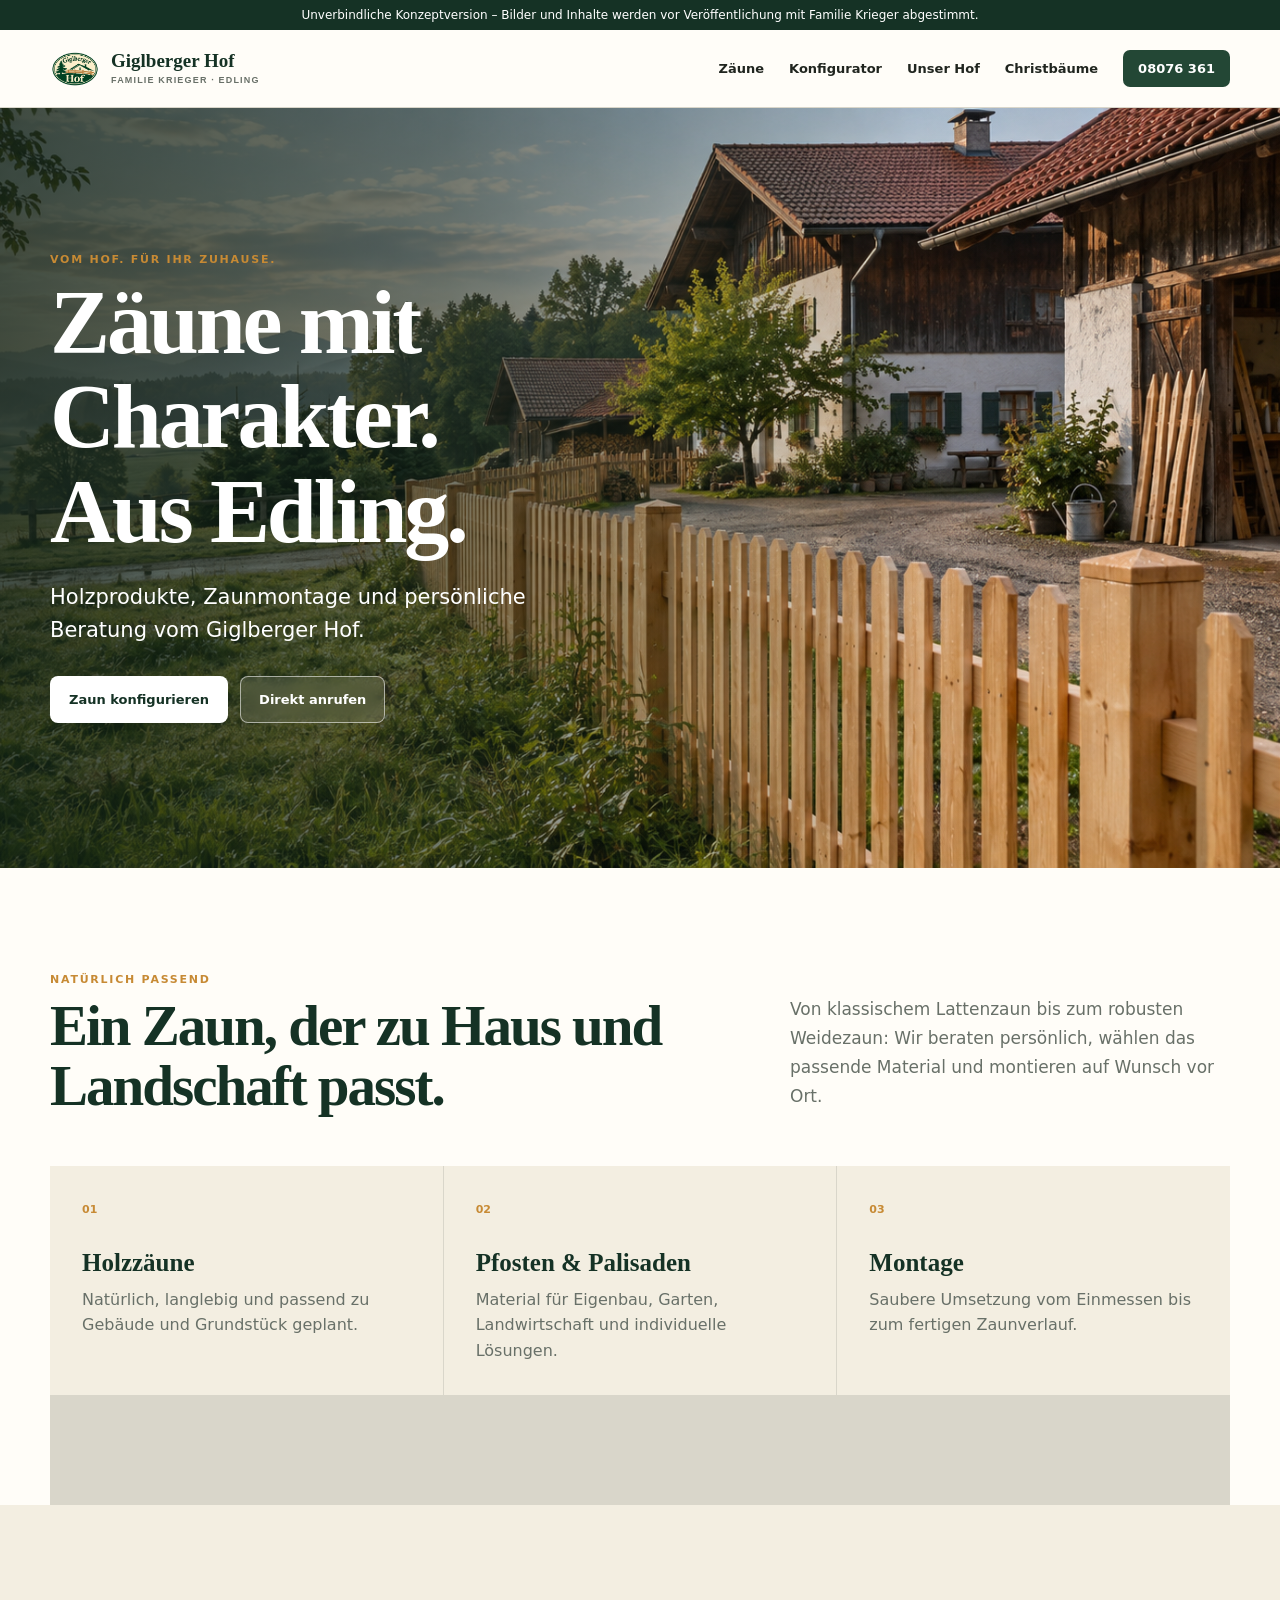
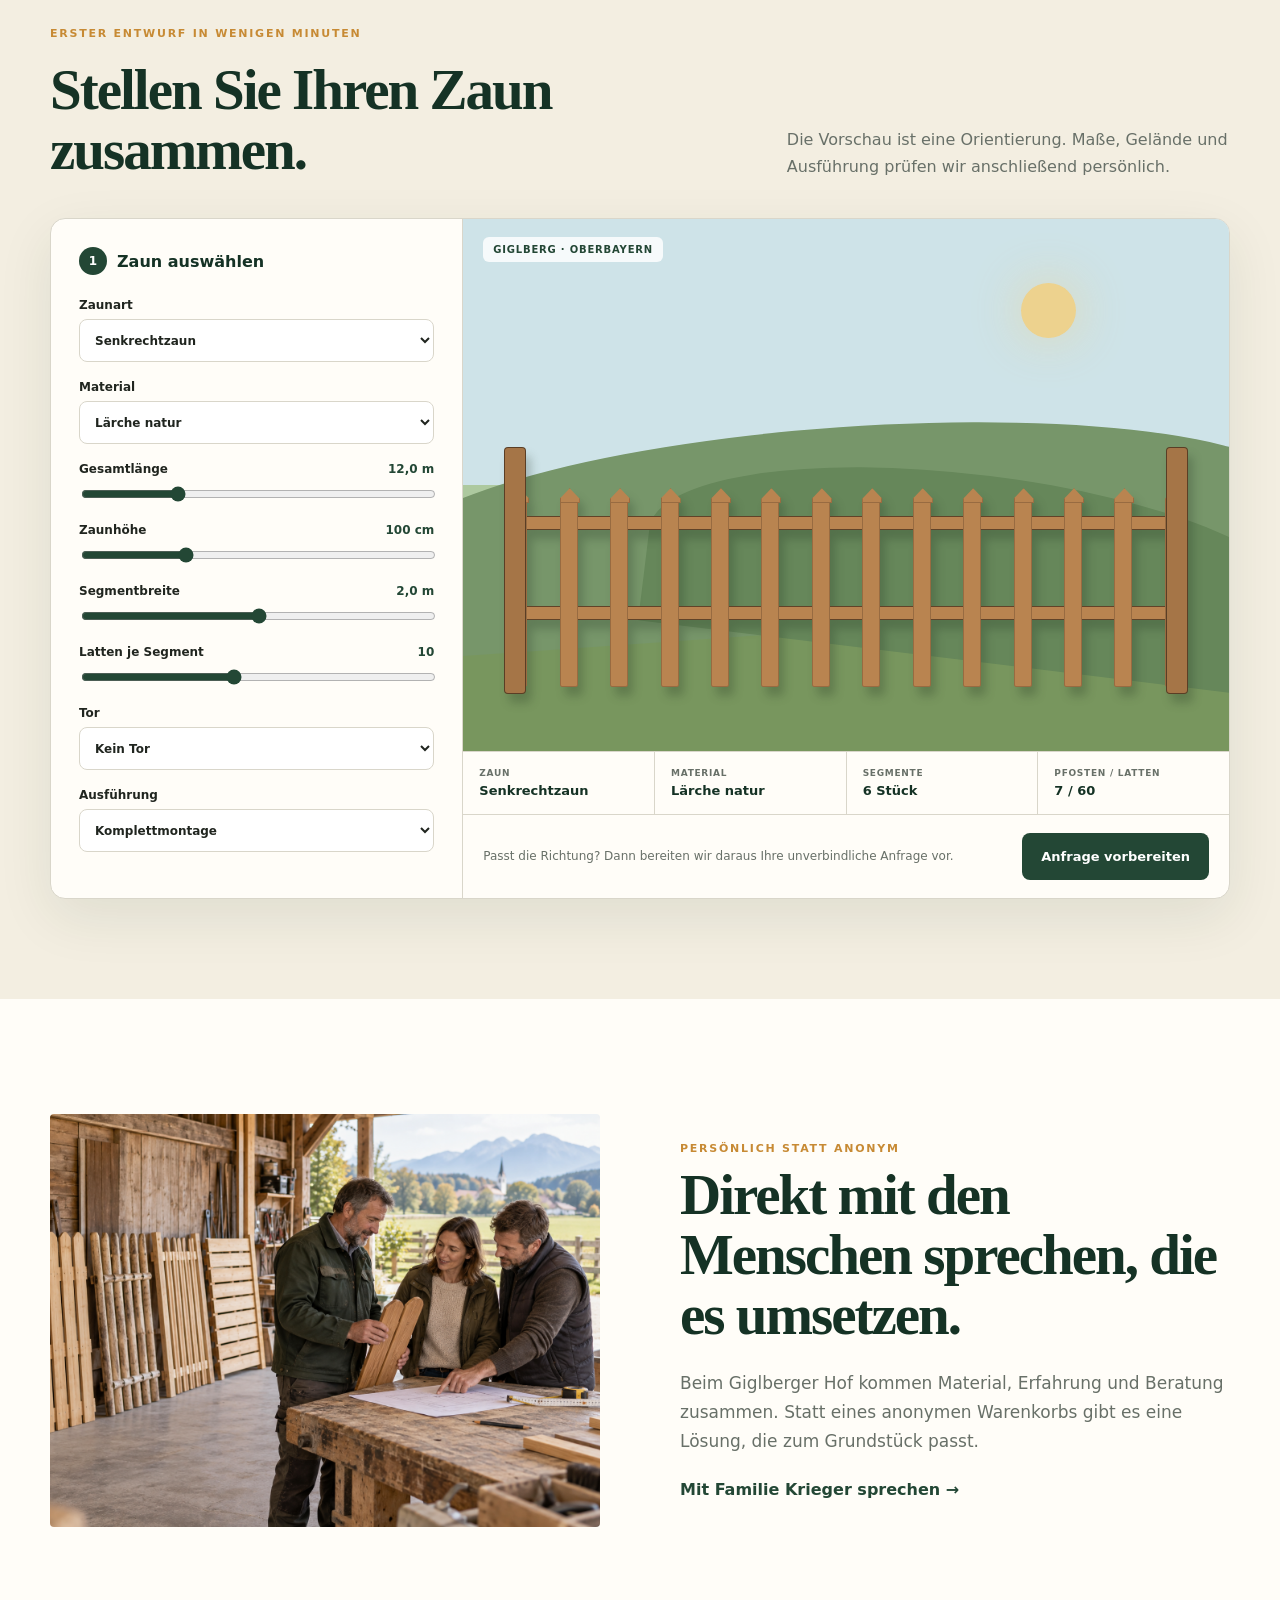
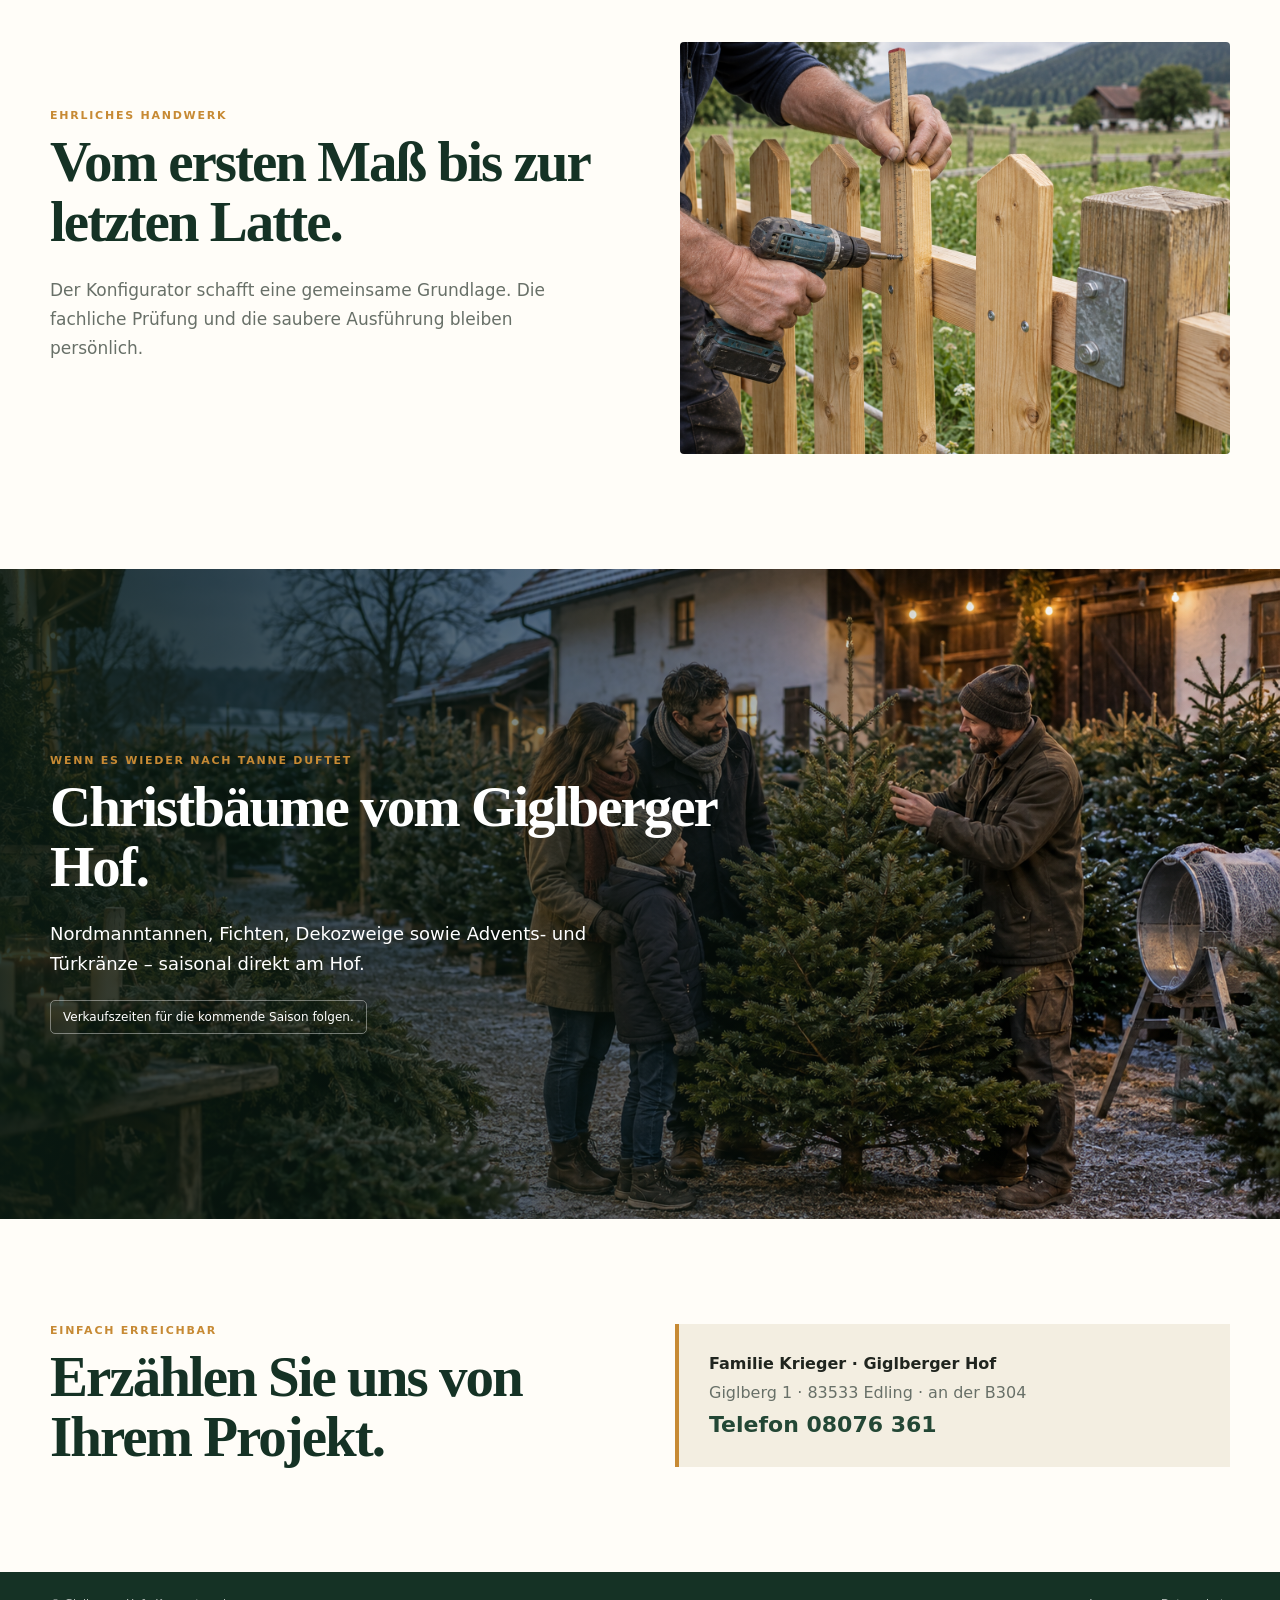
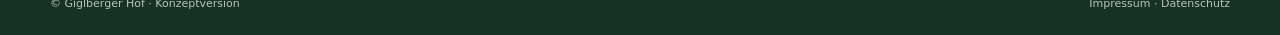
<file: index.html>
<!doctype html>
<html lang="de">
<head>
  <meta charset="utf-8">
  <meta name="viewport" content="width=device-width, initial-scale=1">
  <meta name="description" content="Konzeptwebsite für den Giglberger Hof in Edling: Holzzäune, Zaunmontage und Christbäume.">
  <title>Giglberger Hof – Zäune & Christbäume aus Edling</title>
  <link rel="stylesheet" href="styles.css">
  <script src="app.js" defer></script>
</head>
<body>
  <div class="demo-bar">Unverbindliche Konzeptversion – Bilder und Inhalte werden vor Veröffentlichung mit Familie Krieger abgestimmt.</div>
  <header class="site-header">
    <a class="brand" href="#start" aria-label="Giglberger Hof – Startseite">
      <img src="assets/concept/logo-richtung-v1.png" alt="">
      <span>Giglberger Hof<small>Familie Krieger · Edling</small></span>
    </a>
    <button class="menu-button" type="button" aria-expanded="false" aria-controls="main-nav">Menü</button>
    <nav id="main-nav" class="main-nav" aria-label="Hauptnavigation">
      <a href="#zaeune">Zäune</a>
      <a href="#konfigurator">Konfigurator</a>
      <a href="#hof">Unser Hof</a>
      <a href="#christbaeume">Christbäume</a>
      <a class="nav-phone" href="tel:+498076361">08076 361</a>
    </nav>
  </header>

  <main>
    <section id="start" class="hero">
      <img src="assets/concept/hero-hof-und-zaun-v1.png" alt="Konzeptansicht eines oberbayerischen Hofs mit neuem Holzzaun">
      <div class="hero-shade"></div>
      <div class="hero-content">
        <p class="eyebrow">Vom Hof. Für Ihr Zuhause.</p>
        <h1>Zäune mit Charakter.<br>Aus Edling.</h1>
        <p>Holzprodukte, Zaunmontage und persönliche Beratung vom Giglberger Hof.</p>
        <div class="hero-actions">
          <a class="button primary" href="#konfigurator">Zaun konfigurieren</a>
          <a class="button secondary" href="tel:+498076361">Direkt anrufen</a>
        </div>
      </div>
    </section>

    <section id="zaeune" class="section intro-section">
      <div>
        <p class="eyebrow">Natürlich passend</p>
        <h2>Ein Zaun, der zu Haus und Landschaft passt.</h2>
      </div>
      <p>Von klassischem Lattenzaun bis zum robusten Weidezaun: Wir beraten persönlich, wählen das passende Material und montieren auf Wunsch vor Ort.</p>
    </section>

    <section class="service-grid section" aria-label="Leistungsübersicht">
      <article><span>01</span><h3>Holzzäune</h3><p>Natürlich, langlebig und passend zu Gebäude und Grundstück geplant.</p></article>
      <article><span>02</span><h3>Pfosten & Palisaden</h3><p>Material für Eigenbau, Garten, Landwirtschaft und individuelle Lösungen.</p></article>
      <article><span>03</span><h3>Montage</h3><p>Saubere Umsetzung vom Einmessen bis zum fertigen Zaunverlauf.</p></article>
    </section>

    <section id="konfigurator" class="config-section">
      <div class="config-heading section">
        <p class="eyebrow">Erster Entwurf in wenigen Minuten</p>
        <h2>Stellen Sie Ihren Zaun zusammen.</h2>
        <p>Die Vorschau ist eine Orientierung. Maße, Gelände und Ausführung prüfen wir anschließend persönlich.</p>
      </div>

      <div class="config-shell section">
        <form class="config-controls" id="fence-form">
          <div class="step-title"><b>1</b><span>Zaun auswählen</span></div>

          <label>Zaunart
            <select id="fence-type">
              <option value="senkrecht">Senkrechtzaun</option>
              <option value="stakete">Staketenzaun</option>
              <option value="jager">Jägerzaun</option>
              <option value="ranch">Ranch- / Weidezaun</option>
            </select>
          </label>

          <label>Material
            <select id="fence-material">
              <option value="laerche">Lärche natur</option>
              <option value="fichte">Fichte, imprägniert</option>
              <option value="robinie">Robinie naturgewachsen</option>
              <option value="metall">Metall, Anthrazit</option>
            </select>
          </label>

          <label class="range-label"><span>Gesamtlänge <output id="length-output">12,0 m</output></span>
            <input id="fence-length" type="range" min="2" max="40" step="0.5" value="12">
          </label>

          <label class="range-label"><span>Zaunhöhe <output id="height-output">100 cm</output></span>
            <input id="fence-height" type="range" min="60" max="200" step="10" value="100">
          </label>

          <label class="range-label"><span>Segmentbreite <output id="spacing-output">2,0 m</output></span>
            <input id="fence-spacing" type="range" min="1" max="3" step="0.1" value="2">
          </label>

          <label class="range-label" id="slats-control"><span>Latten je Segment <output id="slats-output">10</output></span>
            <input id="fence-slats" type="range" min="4" max="18" step="1" value="10">
          </label>

          <label>Tor
            <select id="fence-gate">
              <option value="Kein Tor">Kein Tor</option>
              <option value="Gartentor, ca. 1 m">Gartentor, ca. 1 m</option>
              <option value="Doppeltor, ca. 3 m">Doppeltor, ca. 3 m</option>
            </select>
          </label>

          <label>Ausführung
            <select id="fence-service">
              <option value="Komplettmontage">Komplettmontage</option>
              <option value="Materiallieferung">Materiallieferung</option>
              <option value="Material zur Abholung">Material zur Abholung</option>
            </select>
          </label>
        </form>

        <div class="config-preview">
          <div class="landscape">
            <span class="location-chip">Giglberg · Oberbayern</span>
            <div class="sun"></div>
            <div class="hill hill-one"></div>
            <div class="hill hill-two"></div>
            <div class="fence" id="fence-preview" aria-label="Visuelle Vorschau des ausgewählten Zauns">
              <span class="rail rail-one"></span>
              <span class="rail rail-two"></span>
              <span class="post post-left"></span>
              <span class="post post-right"></span>
            </div>
          </div>
          <dl class="config-summary" aria-live="polite">
            <div><dt>Zaun</dt><dd id="summary-type">Senkrechtzaun</dd></div>
            <div><dt>Material</dt><dd id="summary-material">Lärche natur</dd></div>
            <div><dt>Segmente</dt><dd id="summary-segments">6 Stück</dd></div>
            <div><dt>Pfosten / Latten</dt><dd id="summary-parts">7 / 60</dd></div>
          </dl>
          <div class="config-action">
            <p>Passt die Richtung? Dann bereiten wir daraus Ihre unverbindliche Anfrage vor.</p>
            <button class="button primary" id="prepare-request" type="button">Anfrage vorbereiten</button>
          </div>
        </div>
      </div>

      <div class="request-result section" id="request-result" hidden>
        <div>
          <p class="eyebrow">Ihre Zusammenstellung</p>
          <h3>Bereit für das persönliche Gespräch.</h3>
          <pre id="request-text"></pre>
        </div>
        <div class="result-actions">
          <button class="button primary" id="copy-request" type="button">Angaben kopieren</button>
          <a class="button outline" href="tel:+498076361">08076 361 anrufen</a>
          <small>Demo: Es werden noch keine Daten übertragen.</small>
        </div>
      </div>
    </section>

    <section id="hof" class="split-section section">
      <img src="assets/concept/beratung-am-hof-v1.png" alt="Konzeptfoto einer persönlichen Zaunberatung in einer Hofwerkstatt">
      <div>
        <p class="eyebrow">Persönlich statt anonym</p>
        <h2>Direkt mit den Menschen sprechen, die es umsetzen.</h2>
        <p>Beim Giglberger Hof kommen Material, Erfahrung und Beratung zusammen. Statt eines anonymen Warenkorbs gibt es eine Lösung, die zum Grundstück passt.</p>
        <a class="text-link" href="tel:+498076361">Mit Familie Krieger sprechen →</a>
      </div>
    </section>

    <section class="craft-section section">
      <div>
        <p class="eyebrow">Ehrliches Handwerk</p>
        <h2>Vom ersten Maß bis zur letzten Latte.</h2>
        <p>Der Konfigurator schafft eine gemeinsame Grundlage. Die fachliche Prüfung und die saubere Ausführung bleiben persönlich.</p>
      </div>
      <img src="assets/concept/zaunmontage-detail-v1.png" alt="Konzeptfoto: Eine Zaunlatte wird beim Montieren ausgerichtet">
    </section>

    <section id="christbaeume" class="christmas-section">
      <img src="assets/concept/christbaumverkauf-v1.png" alt="Konzeptfoto eines Christbaumverkaufs im Hof">
      <div class="christmas-overlay"></div>
      <div class="christmas-content">
        <p class="eyebrow">Wenn es wieder nach Tanne duftet</p>
        <h2>Christbäume vom Giglberger Hof.</h2>
        <p>Nordmanntannen, Fichten, Dekozweige sowie Advents- und Türkränze – saisonal direkt am Hof.</p>
        <span>Verkaufszeiten für die kommende Saison folgen.</span>
      </div>
    </section>

    <section id="kontakt" class="contact-section section">
      <div>
        <p class="eyebrow">Einfach erreichbar</p>
        <h2>Erzählen Sie uns von Ihrem Projekt.</h2>
      </div>
      <address>
        <strong>Familie Krieger · Giglberger Hof</strong>
        <span>Giglberg 1 · 83533 Edling · an der B304</span>
        <a href="tel:+498076361">Telefon 08076 361</a>
      </address>
    </section>
  </main>

  <footer>
    <span>© Giglberger Hof · Konzeptversion</span>
    <span>Impressum · Datenschutz</span>
  </footer>
</body>
</html>
</file>
<file: styles.css>
:root {
  --forest: #234735;
  --forest-dark: #153225;
  --cream: #f3eee1;
  --paper: #fffdf8;
  --ink: #20251f;
  --muted: #687068;
  --line: #d9d6ca;
  --gold: #c78a34;
  --wood: #b98450;
  color-scheme: light;
  font-family: Inter, ui-sans-serif, system-ui, -apple-system, BlinkMacSystemFont, "Segoe UI", sans-serif;
}

* { box-sizing: border-box; }
html { scroll-behavior: smooth; }
body { margin: 0; background: var(--paper); color: var(--ink); }
img { max-width: 100%; display: block; }
a { color: inherit; }
button, select, input { font: inherit; }

.demo-bar { padding: 8px 20px; background: var(--forest-dark); color: #fff; text-align: center; font-size: 12px; }
.site-header { position: sticky; top: 0; z-index: 20; min-height: 78px; padding: 10px max(22px, calc((100vw - 1180px) / 2)); display: flex; align-items: center; justify-content: space-between; gap: 28px; border-bottom: 1px solid var(--line); background: rgba(255,253,248,.94); backdrop-filter: blur(14px); }
.brand { display: flex; align-items: center; gap: 11px; color: var(--forest-dark); text-decoration: none; font-family: Georgia, serif; font-weight: 700; font-size: 19px; line-height: 1.05; }
.brand img { width: 50px; height: 48px; object-fit: contain; }
.brand small { display: block; margin-top: 5px; color: var(--muted); font-family: Inter, sans-serif; font-size: 9px; letter-spacing: .13em; text-transform: uppercase; }
.main-nav { display: flex; align-items: center; gap: 25px; font-size: 13px; font-weight: 700; }
.main-nav a { text-decoration: none; }
.main-nav a:hover { color: var(--forest); }
.nav-phone { padding: 11px 15px; border-radius: 7px; background: var(--forest); color: #fff !important; }
.menu-button { display: none; border: 1px solid var(--line); border-radius: 7px; background: var(--paper); padding: 9px 12px; color: var(--forest-dark); font-weight: 750; }

.section { width: min(1180px, calc(100% - 44px)); margin-inline: auto; }
.eyebrow { margin: 0 0 10px; color: var(--gold); font-size: 11px; font-weight: 850; letter-spacing: .16em; text-transform: uppercase; }
h1, h2 { font-family: Georgia, "Times New Roman", serif; letter-spacing: -.035em; line-height: 1.05; }
h2 { margin: 0; color: var(--forest-dark); font-size: clamp(34px, 5vw, 57px); }

.hero { position: relative; min-height: min(760px, calc(100svh - 110px)); display: grid; align-items: center; overflow: hidden; }
.hero > img, .hero-shade { position: absolute; inset: 0; width: 100%; height: 100%; }
.hero > img { object-fit: cover; object-position: center; }
.hero-shade { background: linear-gradient(90deg, rgba(12,30,21,.78) 0%, rgba(12,30,21,.53) 35%, rgba(12,30,21,.04) 72%); }
.hero-content { position: relative; width: min(1180px, calc(100% - 44px)); margin: auto; padding: 80px 0; color: white; }
.hero-content h1 { max-width: 720px; margin: 0; font-size: clamp(47px, 7.5vw, 90px); font-weight: 700; }
.hero-content > p:not(.eyebrow) { max-width: 550px; margin: 22px 0 30px; font-size: clamp(17px, 2vw, 21px); line-height: 1.55; }
.hero-actions { display: flex; gap: 12px; flex-wrap: wrap; }
.button { min-height: 47px; padding: 13px 18px; display: inline-flex; align-items: center; justify-content: center; border: 1px solid transparent; border-radius: 8px; text-decoration: none; font-weight: 800; font-size: 13px; cursor: pointer; }
.button.primary { background: var(--forest); color: white; }
.hero .button.primary { background: #fff; color: var(--forest-dark); }
.button.secondary { border-color: rgba(255,255,255,.55); background: rgba(255,255,255,.1); color: white; backdrop-filter: blur(8px); }
.button.outline { border-color: var(--forest); color: var(--forest); background: transparent; }

.intro-section { padding: 105px 0 50px; display: grid; grid-template-columns: 1.2fr .8fr; gap: 80px; align-items: end; }
.intro-section > p { margin: 0 0 5px; color: var(--muted); font-size: 17px; line-height: 1.7; }
.service-grid { padding: 0 0 110px; display: grid; grid-template-columns: repeat(3, 1fr); gap: 1px; background: var(--line); }
.service-grid article { padding: 32px; background: var(--cream); }
.service-grid span { color: var(--gold); font-size: 11px; font-weight: 800; }
.service-grid h3 { margin: 32px 0 10px; color: var(--forest-dark); font-family: Georgia, serif; font-size: 25px; }
.service-grid p { margin: 0; color: var(--muted); line-height: 1.6; }

.config-section { padding: 100px 0; background: var(--cream); }
.config-heading { display: grid; grid-template-columns: 1fr .65fr; gap: 55px; align-items: end; margin-bottom: 38px; }
.config-heading .eyebrow { grid-column: 1 / -1; margin-bottom: -35px; }
.config-heading > p:last-child { margin: 0; color: var(--muted); line-height: 1.65; }
.config-shell { display: grid; grid-template-columns: minmax(280px, 35%) 1fr; overflow: hidden; border: 1px solid var(--line); border-radius: 15px; background: var(--paper); box-shadow: 0 18px 55px rgba(25,50,37,.09); }
.config-controls { padding: 28px; border-right: 1px solid var(--line); }
.step-title { display: flex; align-items: center; gap: 10px; margin-bottom: 23px; color: var(--forest-dark); font-weight: 850; }
.step-title b { width: 28px; height: 28px; display: grid; place-items: center; border-radius: 50%; background: var(--forest); color: #fff; font-size: 12px; }
.config-controls > label { display: block; margin-bottom: 18px; font-size: 12px; font-weight: 750; }
.config-controls select { width: 100%; height: 43px; margin-top: 7px; padding: 0 11px; border: 1px solid var(--line); border-radius: 8px; background: white; color: var(--ink); }
.range-label > span { display: flex; justify-content: space-between; gap: 12px; }
.range-label output { color: var(--forest); }
.range-label input { width: 100%; margin-top: 10px; accent-color: var(--forest); }
.config-preview { display: grid; grid-template-rows: 1fr auto auto; min-width: 0; }
.landscape { position: relative; min-height: 430px; overflow: hidden; background: linear-gradient(#cee3e8 0 50%, #adc99f 50% 67%, #78965e 67%); }
.sun { position: absolute; top: 12%; right: 20%; width: 55px; height: 55px; border-radius: 50%; background: rgba(247,204,113,.75); box-shadow: 0 0 50px rgba(247,204,113,.45); }
.location-chip { position: absolute; z-index: 3; top: 18px; left: 20px; padding: 7px 10px; border-radius: 6px; background: rgba(255,255,255,.82); color: var(--forest); font-size: 10px; font-weight: 850; letter-spacing: .08em; text-transform: uppercase; }
.hill { position: absolute; left: -10%; right: -10%; bottom: 23%; height: 38%; border-radius: 50% 50% 0 0; background: #77966a; transform: rotate(-4deg); }
.hill-two { left: 24%; bottom: 17%; height: 35%; background: #66875a; transform: rotate(7deg); }
.fence { --fence-color: var(--wood); position: absolute; left: 6%; right: 6%; bottom: 12%; height: 52%; display: flex; align-items: end; justify-content: space-between; filter: drop-shadow(5px 9px 5px rgba(24,40,27,.24)); }
.slat { position: relative; z-index: 1; width: 4.5%; min-width: 6px; max-width: 18px; height: var(--slat-height, 76%); border: 1px solid color-mix(in srgb, var(--fence-color) 75%, #342113); border-radius: 4px 4px 2px 2px; background: var(--fence-color); }
.slat::before { content: ""; position: absolute; top: -10px; left: -1px; width: calc(100% + 2px); height: 13px; border: inherit; background: var(--fence-color); clip-path: polygon(50% 0, 100% 70%, 100% 100%, 0 100%, 0 70%); }
.rail { position: absolute; left: 0; right: 0; height: 14px; border: 1px solid rgba(52,33,19,.65); border-radius: 3px; background: var(--fence-color); }
.rail-one { bottom: 27%; }
.rail-two { bottom: 63%; }
.post { position: absolute; z-index: 2; bottom: -7px; width: 22px; height: 99%; border: 1px solid rgba(52,33,19,.65); border-radius: 4px; background: color-mix(in srgb, var(--fence-color) 82%, #4b3320); }
.post-left { left: -5px; }
.post-right { right: -5px; }
.type-ranch .slat { display: none; }
.type-ranch .rail { height: 21px; }
.type-ranch .rail-one { bottom: 30%; }
.type-ranch .rail-two { bottom: 68%; }
.type-jager .slat:nth-of-type(odd) { transform: rotate(22deg); transform-origin: bottom; }
.type-jager .slat:nth-of-type(even) { transform: rotate(-22deg); transform-origin: bottom; }
.type-jager .rail { opacity: 0; }
.config-summary { margin: 0; display: grid; grid-template-columns: repeat(4, 1fr); gap: 1px; border-top: 1px solid var(--line); border-bottom: 1px solid var(--line); background: var(--line); }
.config-summary div { min-width: 0; padding: 16px; background: var(--paper); }
.config-summary dt { color: var(--muted); font-size: 9px; font-weight: 800; letter-spacing: .08em; text-transform: uppercase; }
.config-summary dd { overflow: hidden; margin: 5px 0 0; color: var(--forest-dark); font-size: 13px; font-weight: 800; text-overflow: ellipsis; white-space: nowrap; }
.config-action { padding: 18px 20px; display: flex; align-items: center; justify-content: space-between; gap: 20px; }
.config-action p { margin: 0; color: var(--muted); font-size: 12px; line-height: 1.45; }
.request-result { margin-top: 24px; padding: 28px; display: grid; grid-template-columns: 1fr auto; gap: 30px; border: 1px solid var(--line); border-radius: 12px; background: var(--paper); }
.request-result[hidden] { display: none; }
.request-result h3 { margin: 0 0 15px; color: var(--forest-dark); font-family: Georgia, serif; font-size: 28px; }
.request-result pre { margin: 0; white-space: pre-wrap; color: var(--muted); font: 13px/1.6 Inter, sans-serif; }
.result-actions { display: flex; flex-direction: column; gap: 9px; justify-content: center; }
.result-actions small { max-width: 180px; color: var(--muted); text-align: center; }

.split-section, .craft-section { padding: 115px 0; display: grid; grid-template-columns: 1fr 1fr; gap: 80px; align-items: center; }
.split-section img, .craft-section img { width: 100%; aspect-ratio: 4 / 3; object-fit: cover; border-radius: 4px; }
.split-section p:not(.eyebrow), .craft-section p:not(.eyebrow) { margin: 24px 0; color: var(--muted); font-size: 17px; line-height: 1.7; }
.text-link { color: var(--forest); font-weight: 850; text-decoration: none; }
.craft-section { padding-top: 0; }
.craft-section img { order: 2; }

.christmas-section { position: relative; min-height: 650px; display: grid; align-items: center; overflow: hidden; color: white; }
.christmas-section > img, .christmas-overlay { position: absolute; inset: 0; width: 100%; height: 100%; }
.christmas-section > img { object-fit: cover; }
.christmas-overlay { background: linear-gradient(90deg, rgba(10,27,19,.86) 0%, rgba(10,27,19,.42) 52%, rgba(10,27,19,.04) 80%); }
.christmas-content { position: relative; width: min(1180px, calc(100% - 44px)); margin: auto; }
.christmas-content h2 { max-width: 690px; color: white; }
.christmas-content p:not(.eyebrow) { max-width: 570px; margin: 22px 0; font-size: 18px; line-height: 1.65; }
.christmas-content span { display: inline-block; padding: 9px 12px; border: 1px solid rgba(255,255,255,.4); border-radius: 5px; font-size: 12px; }

.contact-section { padding: 105px 0; display: grid; grid-template-columns: 1fr 1fr; gap: 70px; align-items: center; }
.contact-section address { padding: 30px; display: flex; flex-direction: column; gap: 10px; border-left: 4px solid var(--gold); background: var(--cream); font-style: normal; }
.contact-section address span { color: var(--muted); }
.contact-section address a { color: var(--forest); font-size: 22px; font-weight: 850; text-decoration: none; }
footer { padding: 25px max(22px, calc((100vw - 1180px) / 2)); display: flex; justify-content: space-between; gap: 20px; background: var(--forest-dark); color: rgba(255,255,255,.7); font-size: 11px; }

@media (max-width: 850px) {
  .menu-button { display: block; }
  .main-nav { position: absolute; top: 100%; left: 0; right: 0; padding: 20px 22px; display: none; align-items: stretch; flex-direction: column; background: var(--paper); border-bottom: 1px solid var(--line); }
  .main-nav.open { display: flex; }
  .nav-phone { text-align: center; }
  .intro-section, .config-heading, .split-section, .craft-section, .contact-section { grid-template-columns: 1fr; gap: 32px; }
  .config-heading .eyebrow { grid-column: auto; margin-bottom: -18px; }
  .service-grid { grid-template-columns: 1fr; }
  .config-shell { grid-template-columns: 1fr; }
  .config-controls { border-right: 0; border-bottom: 1px solid var(--line); }
  .request-result { grid-template-columns: 1fr; }
  .result-actions { align-items: start; }
  .craft-section img { order: initial; }
}

@media (max-width: 560px) {
  .demo-bar { font-size: 10px; }
  .site-header { min-height: 68px; }
  .brand { font-size: 16px; }
  .brand img { width: 42px; height: 40px; }
  .hero { min-height: 660px; align-items: end; }
  .hero > img { object-position: 62% center; }
  .hero-shade { background: linear-gradient(0deg, rgba(12,30,21,.88) 0%, rgba(12,30,21,.48) 62%, rgba(12,30,21,.05) 100%); }
  .hero-content { padding: 55px 0; }
  .hero-content h1 { font-size: 48px; }
  .intro-section, .split-section, .craft-section, .contact-section { padding-block: 75px; }
  .service-grid { padding-bottom: 75px; }
  .config-section { padding: 75px 0; }
  .config-controls { padding: 22px 18px; }
  .landscape { min-height: 320px; }
  .config-summary { grid-template-columns: 1fr 1fr; }
  .config-action { align-items: stretch; flex-direction: column; }
  .christmas-section { min-height: 610px; align-items: end; }
  .christmas-content { padding-bottom: 55px; }
  footer { flex-direction: column; }
}
</file>
